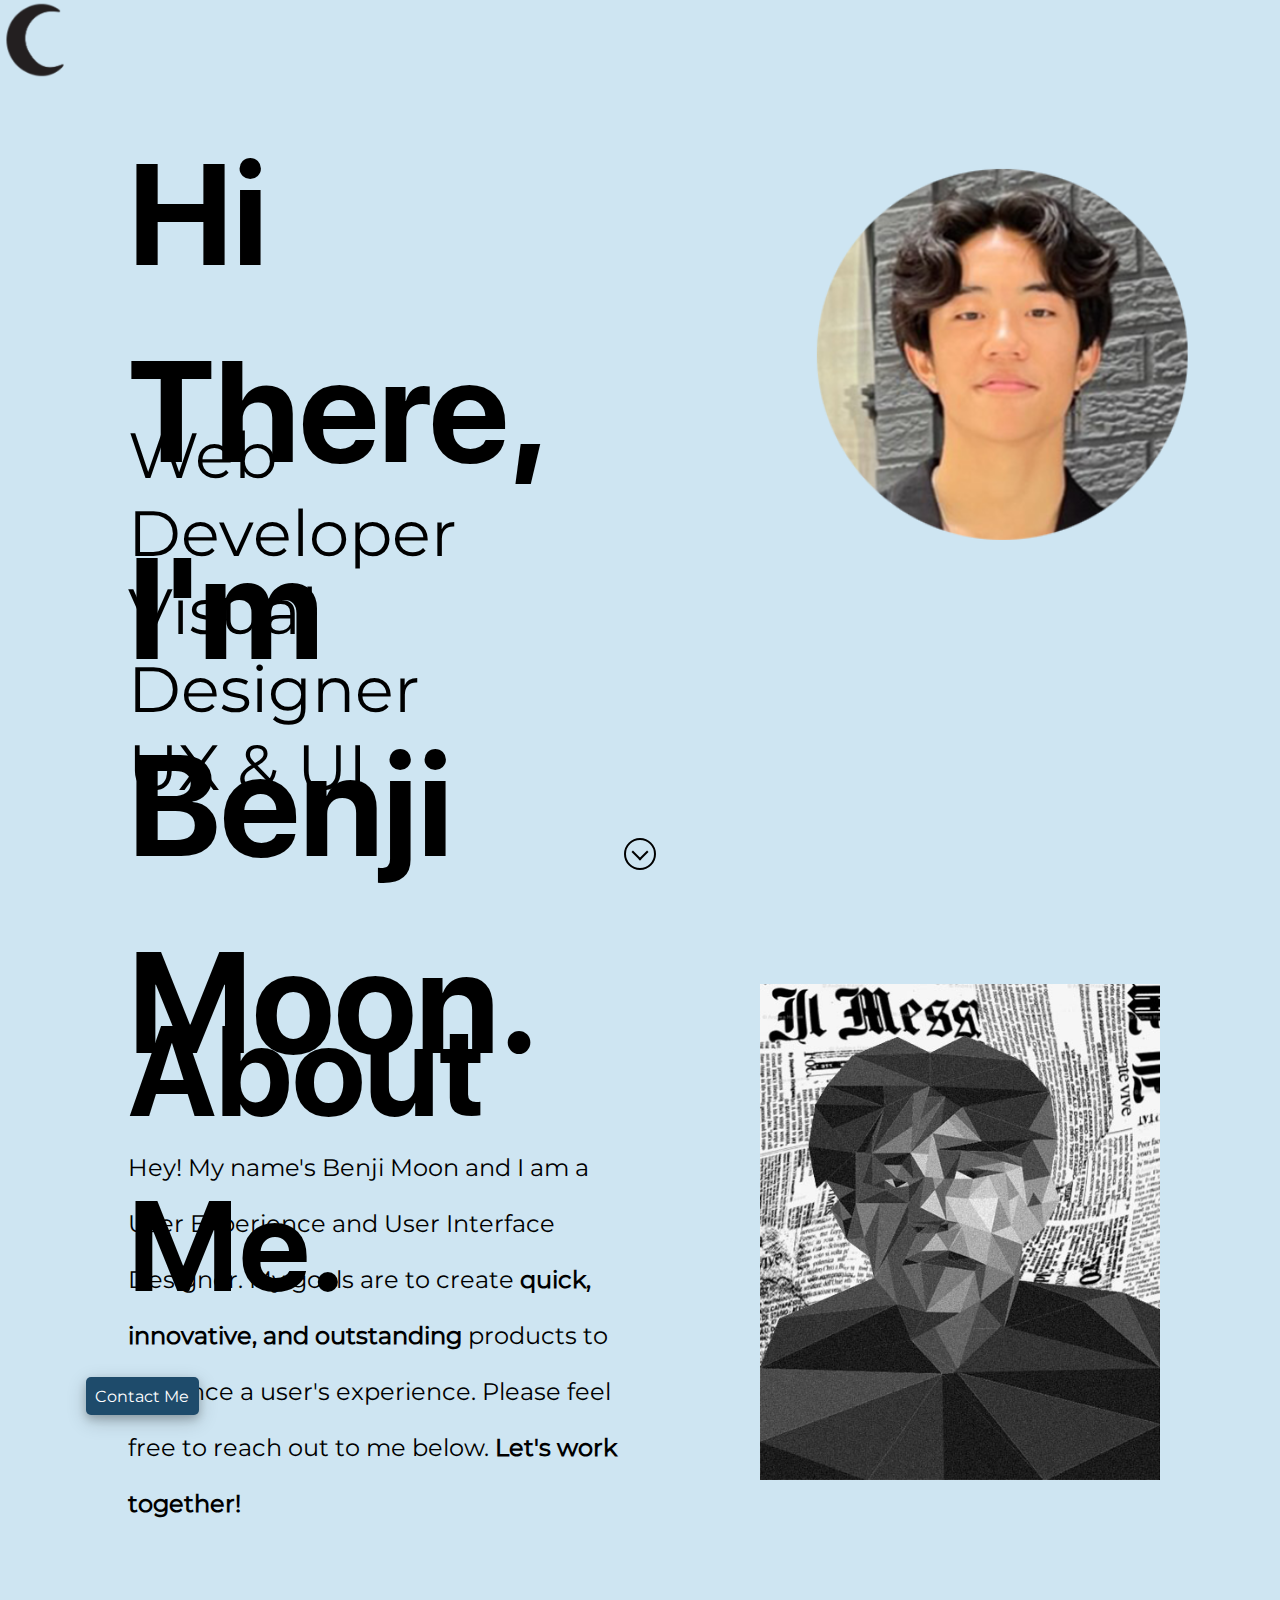
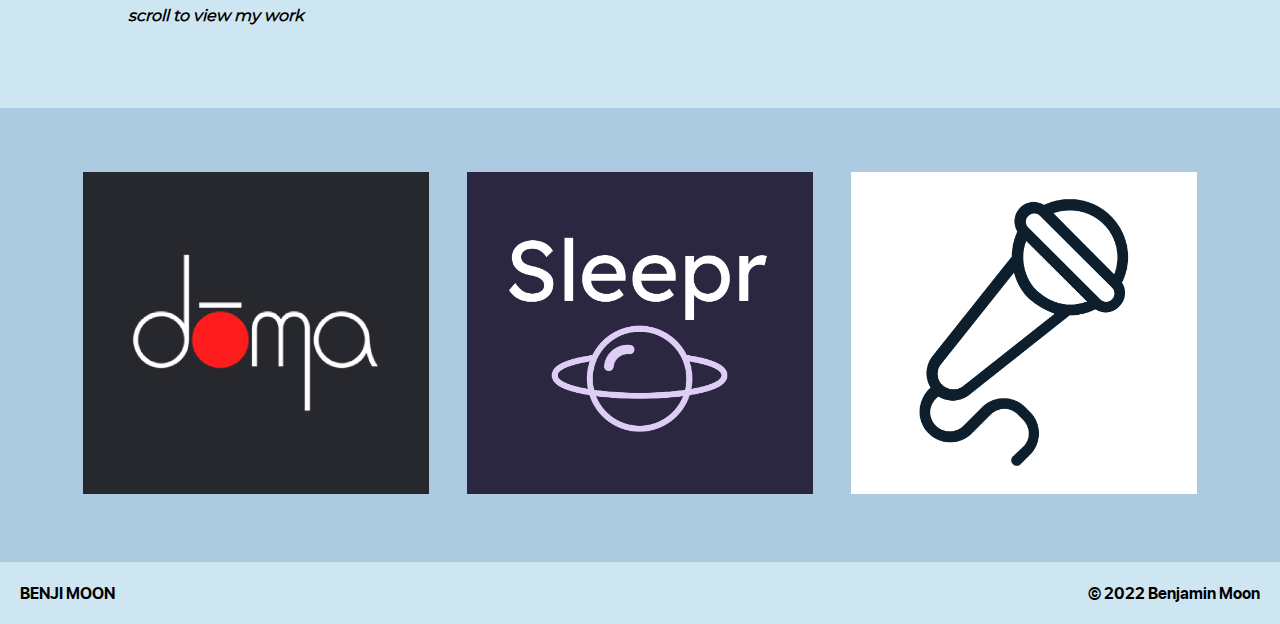
<file: benjiweb/index.html>
<!DOCTYPE html>
<html lang="en">
<head>
    <meta charset="UTF-8">
    <meta http-equiv="X-UA-Compatible" content="IE=edge">
    <meta name="viewport" content="width=device-width, initial-scale=1.0">
    <title>Index</title>
    <link rel="stylesheet" href="https://cdnjs.cloudflare.com/ajax/libs/font-awesome/4.7.0/css/font-awesome.min.css">
    <link rel="stylesheet" href="styles.css">
</head>
<body>
<section class="home-all">
<header>
<a href="index.html">
<img class="logo_img" src="graphics/logo.png">
</a>
</header>
<div class="home-title">
<h1> Hi There, I'm Benji Moon. </h1>
</div>
<p class= "home-par">  
    Web Developer <br>
    Visual Designer <br>
    UX & UI
</p>
<img class="pfp-img" src="graphics/pfp.png" alt="pfp-img"/>
<a href="#down" class="scroll-down"></a>
</section>
<section class="about-me-all">
<div class="abme-title" id="down">
<h1> About Me.</h1>
</div>
<img class="home-img" src="graphics/benjinewspaper.jpg" alt="home-img"/>
<p class="abme-par">
  Hey! My name's Benji Moon and I am a User Experience and User Interface Designer. My goals are to create <b>quick, innovative, and outstanding</b> products to enhance a user's experience. Please feel free to reach out to me below. <b>Let's work together!</b>
</p>
<div class="contact-stuff">
  <button class="contact-button">
    Contact Me
  </button>
</div>
<div class="contact-card hidden">
  <h2 class="hover_title"> Contact Me!</h2>
  <p class="hover_desc"> You can contact me by emailing me at bjm375@drexel.edu or connect with me on LinkedIn <a href="https://www.linkedin.com/in/benjimoon/" target="_blank">here.</a></p>
  <button class="close-card">Close</button>
</div>
<p class="scrolltoview">
    <b><em>scroll to view my work</em></b>
</p>
</section>
<section class="portfolio-all">
    <div class="content">
      <a href="doma.html">
        <div class="content-overlay"></div>
        <img class="content-image" src="graphics/domamockup.jpg">
        <div class="content-details fadeIn-bottom">
          <h3 class="content-title">Doma Redesign</h3>
          <p class="content-text">View Project</p>
        </div>
      </a>
    </div>
  </div>
  <div class="content">
    <a href="sleepr.html">
      <div class="content-overlay"></div>
      <img class="content-image" src="graphics/sleeprmockup.jpg">
      <div class="content-details fadeIn-bottom">
        <h3 class="content-title">Sleepr</h3>
        <p class="content-text">View Project</p>
      </div>
    </a>
  </div>
</div>
<div class="content">
    <a href="https://benjaminmoon.com/idm231/idm231-bjm375/index.html">
      <div class="content-overlay"></div>
      <img class="content-image" src="graphics/zodiacmock.jpg">
      <div class="content-details fadeIn-bottom">
        <h3 class="content-title">Rapper Zodiac</h3>
        <p class="content-text">View Project</p>
      </div>
    </a>
  </div>
</div>
        </section>
<script src="app.js"></script>
</div>
</section>
<footer>
  <div class="footer-container">
    <div class="name"> <p> BENJI MOON</p></div>
    <div clas="social-media">
      <a href="#"><i class="fab fa-linkedin-in"></i></a>
    </div>
    <p class="copyright">© 2022 Benjamin Moon </p>
  </div>
</footer>
<script src="app.js"></script>
</body>
</html>
</file>
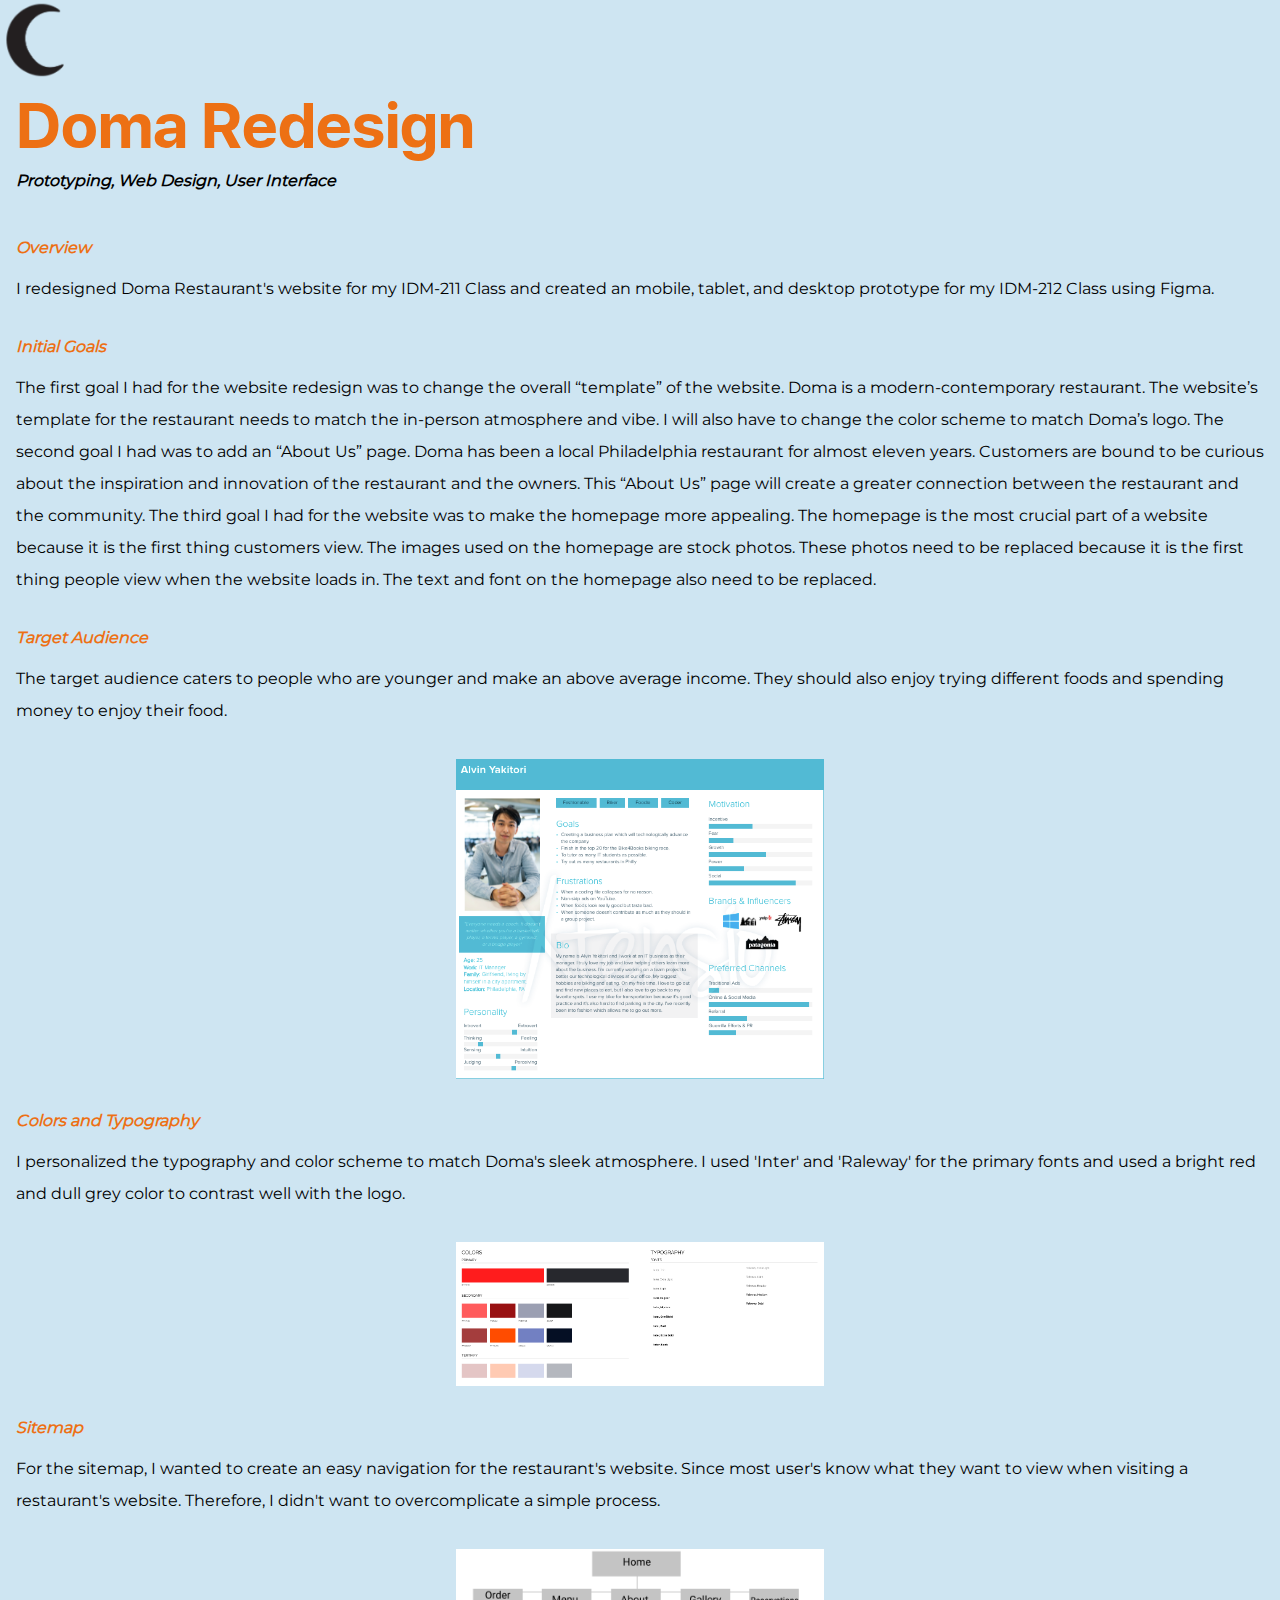
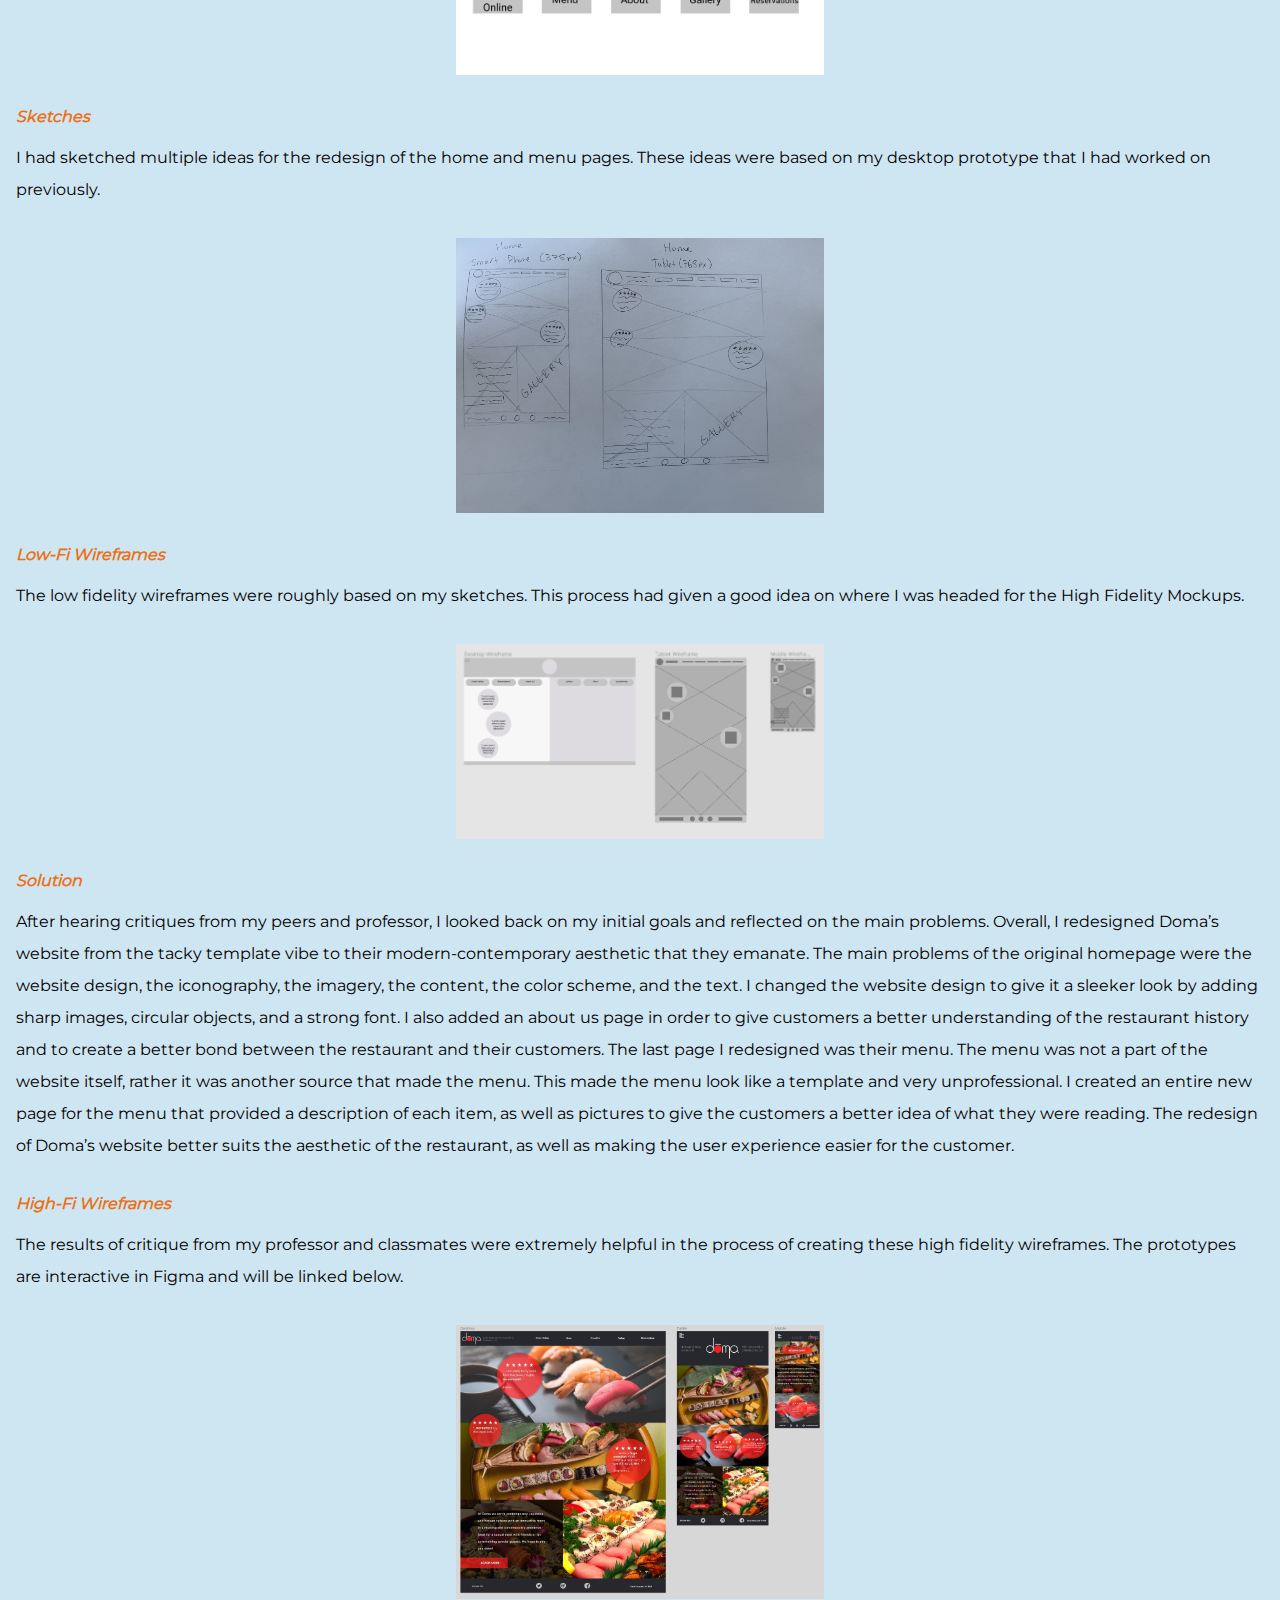
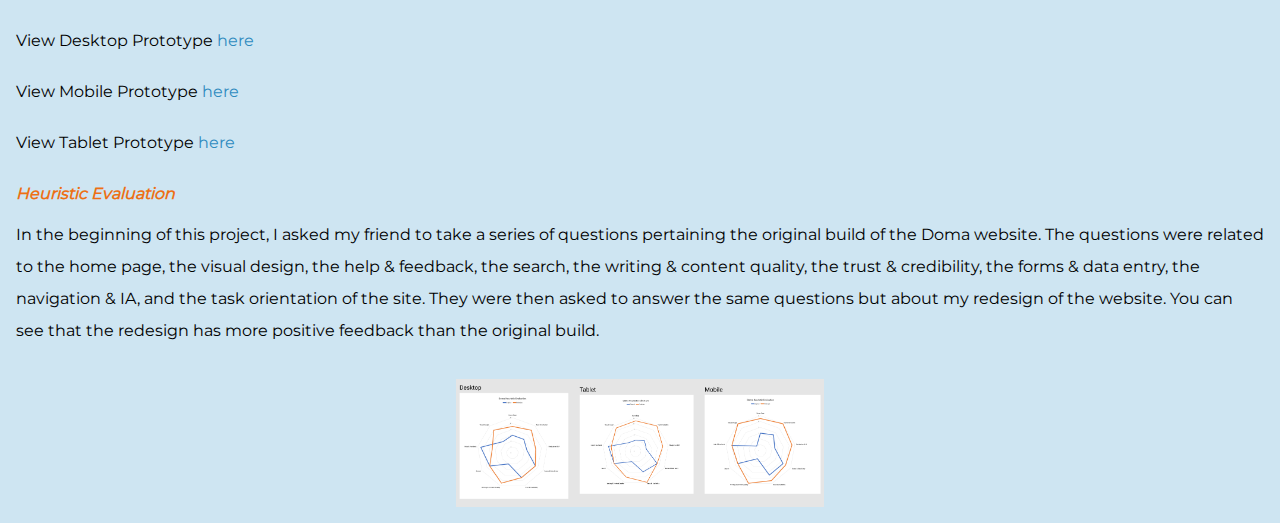
<file: benjiweb/doma.html>
<!DOCTYPE html>
<html lang="en">
<head>
    <meta charset="UTF-8">
    <meta http-equiv="X-UA-Compatible" content="IE=edge">
    <meta name="viewport" content="width=device-width, initial-scale=1.0">
    <title>Doma Project</title>
    <link rel="stylesheet" href="styles.css">
</head>
<body>
<section class="doma-all">
    <header>
        <a href="index.html">
            <img class="logo_img" src="graphics/logo.png" alt="image-logo"/>
        </a>
    </header>
<div class="doma-banner">
<h1>Doma Redesign </h1>
</div>
<div class="doma-banner-desc">
<p><em><b>Prototyping, Web Design, User Interface</b></em></p>
</div>
<h2 class="doma-sub-title">
<em>Overview</em>
</h2>
<div class="doma1-par">
    I redesigned Doma Restaurant's website for my IDM-211 Class and created an mobile, tablet, and desktop prototype for my IDM-212 Class using Figma. </p>
</div>
<h2 class="doma-sub-title">
    <em> Initial Goals</em>
    </h2>
<div class="doma1-par">
    The first goal I had for the website redesign was to change the overall “template” of the website. Doma is a modern-contemporary restaurant. The website’s template for the restaurant needs to match the in-person atmosphere and vibe. I will also have to change the color scheme to match Doma’s logo. The second goal I had was to add an “About Us” page. Doma has been a local Philadelphia restaurant for almost eleven years. Customers are bound to be curious about the inspiration and innovation of the restaurant and the owners. This “About Us” page will create a greater connection between the restaurant and the community. The third goal I had for the website was to make the homepage more appealing. The homepage is the most crucial part of a website because it is the first thing customers view. The images used on the homepage are stock photos. These photos need to be replaced because it is the first thing people view when the website loads in. The text and font on the homepage also need to be replaced. 
</div>
<h2 class="doma-sub-title">
 <em>Target Audience</em> 
</h2>
<div class="doma1-par">
    The target audience caters to people who are younger and make an above average income. They should also enjoy trying different foods and spending money to enjoy their food.
</div>
<img class="target-audience" src="graphics/audience.png">
<h2 class="doma-sub-title">
<em>Colors and Typography</em>
</h2>
<div class="doma1-par">
    I personalized the typography and color scheme to match Doma's sleek atmosphere. I used 'Inter' and 'Raleway' for the primary fonts and used a bright red and dull grey color to contrast well with the logo. 
</div>
<img class="color-scheme" src="graphics/domatype.png">
<h2 class="doma-sub-title">
    <em> Sitemap</em>
</h2>
<div class="doma1-par">
    For the sitemap, I wanted to create an easy navigation for the restaurant's website. Since most user's know what they want to view when visiting a restaurant's website. Therefore, I didn't want to overcomplicate a simple process. 
</div>
<img class="sitemap" src="graphics/sitemap.png">
<h2 class="doma-sub-title">
    <em> Sketches</em>
    </h2>
<div class="doma1-par">
    I had sketched multiple ideas for the redesign of the home and menu pages. These ideas were based on my desktop prototype that I had worked on previously. 
</div>
<img class="doma-sketch" src="graphics/doma-sketches.png" alt="doma-sketch">
<h2 class="doma-sub-title">
    <em> Low-Fi Wireframes</em>
</h2>
<div class="doma1-par">
    The low fidelity wireframes were roughly based on my sketches. This process had given a good idea on where I was headed for the High Fidelity Mockups. 
</div>
<img class="lowfi-frames" src="graphics/lowfi-wireframes.png" alt="lowfi-frames">
<h2 class="doma-sub-title">
    <em> Solution</em>
</h2>
<div class="doma1-par">
    After hearing critiques from my peers and professor, I looked back on my initial goals and reflected on the main problems. Overall, I redesigned Doma’s website from the tacky template vibe to their modern-contemporary aesthetic that they emanate. The main problems of the original homepage were the website design, the iconography, the imagery, the content, the color scheme, and the text. I changed the website design to give it a sleeker look by adding sharp images, circular objects, and a strong font. I also added an about us page in order to give customers a better understanding of the restaurant history and to create a better bond between the restaurant and their customers. The last page I redesigned was their menu. The menu was not a part of the website itself, rather it was another source that made the menu. This made the menu look like a template and very unprofessional. I created an entire new page for the menu that provided a description of each item, as well as pictures to give the customers a better idea of what they were reading. The redesign of Doma’s website better suits the aesthetic of the restaurant, as well as making the user experience easier for the customer. 
</div>
<h2 class="doma-sub-title">
    <em> High-Fi Wireframes</em>
</h2>
<div class="doma1-par">
    The results of critique from my professor and classmates were extremely helpful in the process of creating these high fidelity wireframes. The prototypes are interactive in Figma and will be linked below.
    </div>
<img class="highfi-frames" src="graphics/doma-highfi.jpg" alt="highfi-frames">
<div class="doma1-desk-link">
<p class="desktop-text"> View Desktop Prototype <a href="https://www.figma.com/proto/ZjijFKaz4W3oPUoTSYcDGX/IDM-212-001-bjm375?page-id=108%3A230&node-id=108%3A463&viewport=886%2C1041%2C0.25&scaling=min-zoom&starting-point-node-id=108%3A418&show-proto-sidebar=1"target="_blank"> here</a></p>
</div>

<div class="doma1-mobile-link">
    <p class="mobile-text"> View Mobile Prototype <a href="https://www.figma.com/proto/ZjijFKaz4W3oPUoTSYcDGX/IDM-212-001-bjm375?page-id=108%3A231&node-id=146%3A239&viewport=30%2C1136%2C0.4&scaling=scale-down&starting-point-node-id=146%3A239"target="_blank"> here</a></p>
    </div>

<div class="doma1-tablet-link">
    <p class="tablet-text"> View Tablet Prototype <a href="https://www.figma.com/proto/ZjijFKaz4W3oPUoTSYcDGX/IDM-212-001-bjm375?page-id=108%3A232&node-id=108%3A2445&viewport=-462%2C1217%2C0.24&scaling=min-zoom&starting-point-node-id=243%3A767" target="_blank"> here</a></p>
    </div>
<h2 class="doma-sub-title">
    <em> Heuristic Evaluation</em> 
</h2>
<div class="doma1-par">
    In the beginning of this project, I asked my friend to take a series of questions pertaining the original build of the Doma website. The questions were related to the home page, the visual design, the help & feedback, the search, the writing & content quality, the trust & credibility, the forms & data entry, the navigation & IA, and the task orientation of the site. They were then asked to answer the same questions but about my redesign of the website. You can see that the redesign has more positive feedback than the original build.
</div>
<img class="doma-heuristic" src="graphics/doma-heuristic.png" alt="doma-heuristic">
</section>
</body>
</html>
</file>
<file: benjiweb/styles.css>
* {
    border: none;
    box-sizing: border-box;
    margin: 0;
    padding: 0;
}

@font-face {
    font-family: 'mont';
    src: url("./fonts/montserrat-v23-latin-regular.woff2") format("woff2");
}

@font-face {
    font-family: 'sf';
    src: url("./fonts/sf-pro-display-bold.woff2") format("woff2");
}

body {
    background-color: #CEE5F2;
    animation: fadeIn 2s;
}
@keyframes fadeIn {
    0% { opacity: 0;}
    100% { opacity: 1;}
}
.home-title {
    font-family: 'sf';
    font-size: 2rem;
    text-align: left;
    padding: 0rem;
    padding-top: 5rem;
    padding-bottom: 0rem;
    padding-left: 4.5rem;
}
.home-par {
    font-family: 'mont';
    font-size: 2rem;
    text-align: left;
    padding: 2rem;
    padding-bottom: 0rem;
    padding-left: 4.5rem;
}

.portfolio-work {
    padding: 1rem;
    padding-top: 5rem;
    padding-bottom: 0rem;
}
.scrolltoview {
    font-family: 'mont';
    padding-left: 1rem;
    padding-bottom: 1rem;
    padding-top: 1.5rem;
}
.my-work {
    font-family: 'sf';
    font-size: 3rem;
    text-align: left;
    padding-left: 1rem;
}

.abme-title {
    font-family: 'sf';
    font-size: 2rem;
    text-align: left;
    padding: 1rem;
    padding-top: 5rem;
    padding-bottom: 0rem;
}

.abme-par {
    font-family: 'mont';
    font-size: 1rem;
    text-align: left;
    padding-top: 0rem;
    padding: 1rem;
    line-height: 2rem;
    padding-bottom: .7rem;
}

.about-me-all {
    background-color: #CEE5F2;
    border: 1px;
}

.pfp-img {
    width: 100%;
    max-width: 400px;
    height: auto;
    padding: 4rem;
}

.doma_img {
    width: 100%;
    max-width: 400px;
    height: auto;
    padding: 1rem;
}

.doma-title {
    font-family: 'mont';
    font-size: 1.3rem;
    text-align: left;
    padding-top: 2rem;
}

.portfolio-all {
    background-color: #ACCBE1
}

.doma-par {
    font-family: 'mont';
    font-size: 1rem;
    text-align: left;
    padding-top: 2rem;
    line-height: 2rem;
    padding-bottom: 2rem;
}

.resume_top_text {
    font-family: 'sf';
    font-size: 2rem;
    padding: 1rem;
}

.title_section {
    font-family: 'sf';
    font-size: 2rem;
    padding: 1rem;
    text-align: left;
}

.text_section {
    text-align: left;
    padding-left: 2rem;
    font-family: 'mont';
    line-height: 2rem;
    padding-right: 1rem;
}

.resume-all {
    background-color: #CEE5F2;
    padding-bottom: 2rem;
}

:after,
:before {
    box-sizing: border-box;
    margin: 0;
    padding: 0;
}

.home-all {
    height: 100vh;
    width: 100%;
    display: table;
}

.scroll-down {
    opacity: 1;
    -webkit-transition: all .5s ease-in 3s;
    transition: all .5s ease-in 3s;
}

.scroll-down {
    position: absolute;
    bottom: 30px;
    left: 50%;
    margin-left: -16px;
    display: block;
    width: 32px;
    height: 32px;
    border: 2px solid black;
    background-size: 14px auto;
    border-radius: 50%;
    z-index: 2;
    -webkit-animation: bounce 2s infinite 2s;
    animation: bounce 2s infinite 2s;
    -webkit-transition: all .2s ease-in;
    transition: all .2s ease-in;
}

.scroll-down:before {
    position: absolute;
    top: calc(50% - 8px);
    left: calc(50% - 6px);
    transform: rotate(-45deg);
    display: block;
    width: 12px;
    height: 12px;
    content: "";
    border: 2px solid black;
    border-width: 0px 0 2px 2px;
}

@keyframes bounce {

    0%,
    100%,
    20%,
    50%,
    80% {
        -webkit-transform: translateY(0);
        -ms-transform: translateY(0);
        transform: translateY(0);
    }

    40% {
        -webkit-transform: translateY(-10px);
        -ms-transform: translateY(-10px);
        transform: translateY(-10px);
    }

    60% {
        -webkit-transform: translateY(-5px);
        -ms-transform: translateY(-5px);
        transform: translateY(-5px);
    }
}

html {
    scroll-behavior: smooth;
}

.home-img {
    display: block;
    width: 100%;
    max-width: 300px;
    height: auto;
    padding-bottom: 2rem;
    padding-right: 5rem;
    padding-left: 1rem;
    padding-top: 2rem;
}

.logo_img {
    width: 60px;
    margin: auto;
    padding: 1rem;
}

header {
    background-color: #CEE5F2;
    position: fixed;
    top: 0;
    width: 100%;
    z-index: 3;
}

.sleepr-title {
    font-family: 'mont';
    font-size: 1.3rem;
    text-align: left;
    padding-top: 2rem;
}

.sleepr_img {
    width: 100%;
    max-width: 400px;
    height: auto;
    padding: 1rem;
}

.zodiac-title {
    font-family: 'mont';
    font-size: 1.3rem;
    text-align: left;
    padding-top: 2rem;
}

.zodiac_img {
    width: 100%;
    max-width: 400px;
    height: auto;
    padding: 1rem;
}
/* js css*/
.hover_title {
    padding-right: 2.4rem;
    text-align: left;
    padding-bottom: .5rem;
    font-family: 'sf';
}
.hover_desc {
    font-family: 'mont';
}

.contact-card {
    background-color: #CEE5F2;
    position: fixed;
    max-height: 70vh;
    min-height: 23rem;
    width: 31.25rem;
    width: 50%;
    margin: 0 25vw;
    top: 20vh;
    z-index: 10;
    padding: 1rem;
    display: inline-flex;
    flex-direction: column;
    align-items: center;
    justify-content: center;
    box-shadow: 0 4px 8px 0 rgba(0,0,0,0.2), 0 6px 20px 0 rgba(0,0,0,0.19);
}
.contact-button {
    font-family: 'mont';
    font-size: 1rem;
    color: white;
    background:#1e4b6b;
    border-radius: 5px;
    padding: .6rem;
    display: block;
    margin: left;
    box-shadow: 0 4px 8px 0 rgba(0, 0, 0, 0.2), 0 6px 20px 0 rgba(0, 0, 0, 0.19);
}
.close-card {
    font-family: 'mont';
    font-size: 1rem;
    color: white;
    background:#1e4b6b;
    border-radius: 5px;
    padding: .6rem;
    display: block;
    margin: left;
    box-shadow: 0 4px 8px 0 rgba(0, 0, 0, 0.2), 0 6px 20px 0 rgba(0, 0, 0, 0.19);
    position: absolute;
    right: 63%;
    top: 76%;
}

.hidden {
    display: none;
}
.contact-stuff {
    padding:  1rem;
}
@media (min-width:768px) {
.contact-card {
    padding: 3rem;
}
.contact-button {
    position: absolute;
    top: 153%;
    left: 6.7%;
    transition: all .2s ease-in-out;
}
.contact-button:hover {
    transform: scale(1.1);
}
.close-card {
    position: relative;
    top: 80%;
    left: -42%;
    transition: all .2s ease-in-out;
}
.close-card:hover {
    transform: scale(1.1);
}
.hover_title {
    padding-right: 40rem;
    padding-bottom: 3rem;
}
.hover_desc {
    padding-bottom: 2rem;
}

}
/* doma css*/
.doma-heuristic {
    display: block;
    width: 100%;
    max-width: 400px;
    height: auto;
    padding: 1rem;
    padding-bottom: 1rem;
    margin: auto;
}
.highfi-frames {
    display: block;
    width: 100%;
    max-width: 400px;
    height: auto;
    padding: 1rem;
    padding-bottom: 1rem;
    margin: auto;
}
.doma-sketch {
    display: block;
    width: 100%;
    max-width: 400px;
    height: auto;
    padding: 1rem;
    padding-bottom: 1rem;
    margin: auto;
}
.lowfi-frames {
    display: block;
    width: 100%;
    max-width: 400px;
    height: auto;
    padding: 1rem;
    padding-bottom: 1rem;
    margin: auto;
}
.doma-banner-desc {
    font-family: 'mont';
    padding: 1rem;
    padding-top: .2rem;
    padding-bottom: 2rem;
}
.doma-banner {
    color: #ED7014;
    font-family: 'sf';
    font-size: 2rem;
    text-align: left;
    padding: 1rem;
    padding-bottom: 0rem;
    padding-top: 5rem;
}
.target-audience {
    display: block;
    width: 100%;
    max-width: 400px;
    height: auto;
    padding: 1rem;
    padding-bottom: 1rem;
    margin: auto;
}
.color-scheme {
    display: block;
    width: 100%;
    max-width: 400px;
    height: auto;
    padding: 1rem;
    padding-bottom: 1rem;
    margin: auto;
}
.sitemap {
    display: block;
    width: 100%;
    max-width: 400px;
    height: auto;
    padding: 1rem;
    padding-bottom: 1rem;
    margin: auto;
}
.doma-sub-title {
    font-family: 'mont';
    font-size: 1rem;
    padding: 1rem;
    padding-bottom: 0rem;
    color: #ED7014;
}
.doma1-title {
    font-family: 'sf';
    font-size: 2rem;
    text-align: left;
    padding: 1rem;
    padding-top: 5rem;
}

.doma1-par {
    font-family: 'mont';
    font-size: 1rem;
    text-align: left;
    line-height: 2rem;
    padding: 1rem;
}


.doma1-desk-desc {
    font-family: 'sf';
    font-size: 1.5rem;
    text-align: left;
    padding: 1rem;
    padding-left: 1rem;
}

.doma1-mobile-desc {
    font-family: 'sf';
    font-size: 1.5rem;
    text-align: left;
    padding: 1rem;
    padding-left: 2rem;
}

.doma1-tablet-desc {
    font-family: 'sf';
    font-size: 1.5rem;
    text-align: left;
    padding: 1rem;
    padding-left: 2rem;
}
.doma1-desk-link {
    font-family: 'mont';
    padding: 1rem;
}
.doma1-tablet-link {
    font-family: 'mont';
    padding: 1rem;
}
.doma1-mobile-link {
    font-family: 'mont';
    padding: 1rem;
}

a:link,
:visited {
    color: #2E8BC0;
    text-decoration: none;
}

/* sleepr css*/
.sleepr1-title {
    font-family: 'sf';
    font-size: 2rem;
    text-align: left;
    padding: 1rem;
    padding-top: 5rem;
}

.sleepr1-par {
    font-family: 'mont';
    font-size: 1rem;
    text-align: left;
    line-height: 2rem;
    padding: 1rem;
}

.sleepr2-title {
    font-family: 'sf';
    font-size: 2rem;
    text-align: left;
    padding: 1rem;
}

.sleepr2-img {
    width: 100%;
    max-width: 300px;
    height: auto;
    padding: 1rem;
}

.sleepr3-img {
    width: 100%;
    max-width: 300px;
    height: auto;
    padding: 1rem;
}

.sleepr3-title {
    font-family: 'sf';
    font-size: 2rem;
    text-align: left;
    padding: 1rem;
}

.sleepr4-title {
    font-family: 'sf';
    font-size: 2rem;
    text-align: left;
    padding: 1rem;
}

.sleepr4-img {
    width: 100%;
    max-width: 300px;
    height: auto;
    padding: 1rem;
}

.sleepr5-title {
    font-family: 'sf';
    font-size: 2rem;
    text-align: left;
    padding: 1rem;
}

.sleepr5-img {
    width: 100%;
    max-width: 300px;
    height: auto;
    padding: 1rem;
}

.sleepr6-title {
    font-family: 'sf';
    font-size: 2rem;
    text-align: left;
    padding: 1rem;
}

.sleepr6-img {
    width: 100%;
    max-width: 300px;
    height: auto;
    padding: 1rem;
}

.sleepr7-title {
    font-family: 'sf';
    font-size: 2rem;
    text-align: left;
    padding: 1rem;
}

@media (min-width:768px) {
    .home-all {
        display: grid;
        grid-template-columns: 1fr 1fr;
        grid-template-areas:
            "h1 h2"
    }

    .home-title {
        grid-area: h1;
        font-family: 'sf';
        font-size: 4.5rem;
        text-align: left;
        padding: 3rem;
        padding-top: 7rem;
        padding-bottom: 0rem;
        padding-left: 8rem;
    }

    .home-par {
        grid-area: h1;
        font-family: 'mont';
        font-size: 4rem;
        text-align: left;
        padding: 2rem;
        padding-top: 26rem;
        padding-bottom: 0rem;
        padding-left: 8rem;
    }

    .pfp-img {
        padding-top: 15rem;
        padding-left: 10rem;
        max-width: 500px;
    }
}

.portfolio-all {
    padding: 2rem;
}

.content {
    padding: 2rem;
}

@media (min-width:768px) {
    .portfolio-all {
        padding: 4rem;
        display: grid;
        grid-template-columns: 1fr 1fr 1fr;
        grid-template-areas:
            "ph1 p2 p3";
    }

    .doma_img {
        display: block;
        margin: 0 auto;
        grid-area: ph1;
        max-width: 500px;
        padding: 0rem;
    }

    .sleepr_img {
        display: block;
        margin: 0 auto;
        grid-area: p2;
        max-width: 500px;
        padding: 0rem;
    }

    .zodiac_img {
        display: block;
        margin: 0 auto;
        grid-area: p3;
        max-width: 500px;
        padding: 0rem;
    }
}

@media (min-width:768px) {
    .about-me-all {
        display: grid;
        grid-template-columns: 1fr 1fr;
        grid-template-areas:
            "a1 a2";
    }

    .abme-title {
        grid-area: a1;
        font-family: 'sf';
        font-size: 4rem;
        text-align: left;
        padding: 1rem;
        padding-bottom: 0rem;
        padding-left: 8rem;
        padding-top: 5rem;
    }

    .abme-par {
        grid-area: a1;
        font-family: 'mont';
        font-size: 1.5rem;
        text-align: left;
        padding: 1rem;
        line-height: 3.5rem;
        padding-bottom: 2rem;
        padding-left: 8rem;
        padding-top: 15rem;
    }
    .scrolltoview {
        font-family: 'mont';
        padding-left: 1rem;
        grid-area: a1;
        text-align: left;
        padding: 1rem;
        line-height: 3.5rem;
        padding-bottom: 2rem;
        padding-left: 8rem;
        padding-top: 43rem;
    }

    .home-img {
        grid-area: a2;
        display: block;
        width: 100%;
        max-width: 400px;
        height: auto;
        margin: auto;
        padding: 0rem;
        padding-bottom: 7rem;
    }
}

@media (min-width: 768px) {
    .container {
        display: block;
        width: 100%;
    }
}

.container .title {
    color: #1a1a1a;
    text-align: center;
    margin-bottom: 10px;
}

.content {
    padding: 0rem;
    position: relative;
    width: 90%;
    max-width: 400px;
    margin: auto;
    overflow: hidden;
}

.content .content-overlay {
    background: rgba(0, 0, 0, 0.7);
    position: absolute;
    height: 99%;
    width: 100%;
    left: 0;
    top: 0;
    bottom: 0;
    right: 0;
    opacity: 0;
    -webkit-transition: all 0.4s ease-in-out 0s;
    -moz-transition: all 0.4s ease-in-out 0s;
    transition: all 0.4s ease-in-out 0s;
}

.content:hover .content-overlay {
    opacity: 1;
}

.content-image {
    width: 100%;
}

.content-details {
    position: absolute;
    text-align: center;
    padding-left: 1em;
    padding-right: 1em;
    width: 100%;
    top: 50%;
    left: 50%;
    opacity: 0;
    -webkit-transform: translate(-50%, -50%);
    -moz-transform: translate(-50%, -50%);
    transform: translate(-50%, -50%);
    -webkit-transition: all 0.3s ease-in-out 0s;
    -moz-transition: all 0.3s ease-in-out 0s;
    transition: all 0.3s ease-in-out 0s;
}

.content:hover .content-details {
    top: 50%;
    left: 50%;
    opacity: 1;
}

.content-details h3 {
    color: #fff;
    font-weight: 500;
    letter-spacing: 0.15em;
    margin-bottom: 0.5em;
    text-transform: uppercase;
    font-family: 'sf';
}

.content-text {
    font-family: 'sf';
}

.content-details p {
    color: #fff;
    font-size: 0.8em;
}

.fadeIn-bottom {
    top: 80%;
}

@media (min-width: 768px) {
    .logo_img {
        transition: transform .2s;
        /* Animation */
        width: 70px;
        height: 80px;
        margin: 0 auto;
    }
    .logo_img:hover {
        transform: scale(1.5);
    }
    .pfp-img {
        width: 100%;
        max-width: 700px;
        height: auto;
        padding: 5rem;
        padding-left: 10rem;
        padding-top: 10rem;
    }
.abme-par {
    padding-bottom: 6rem;
}
}
/* footer css*/
footer {
background: #CEE5F2;
padding: 20px 0;
}
.footer-container {
    max-width: 1300px;
    margin: auto;
    padding: 0 20px;
    display: flex;
    justify-content: space-between;
    align-items: center;
    flex-wrap: wrap-reverse;
  }
.name {
    font-family: 'sf';
    width: 180px;
    font-size: 16px;
    font-weight: bold;
}
.social-media {
    margin: 20px 150px;
}
.social-media a{
    color: #000;
    font-size: 24px;
    text-decoration: none;
    transition: .6s;
}
.social-media a:hover {
    color:#ACCBE1;
}
.copyright {
    font-family: 'sf';
}
</file>
